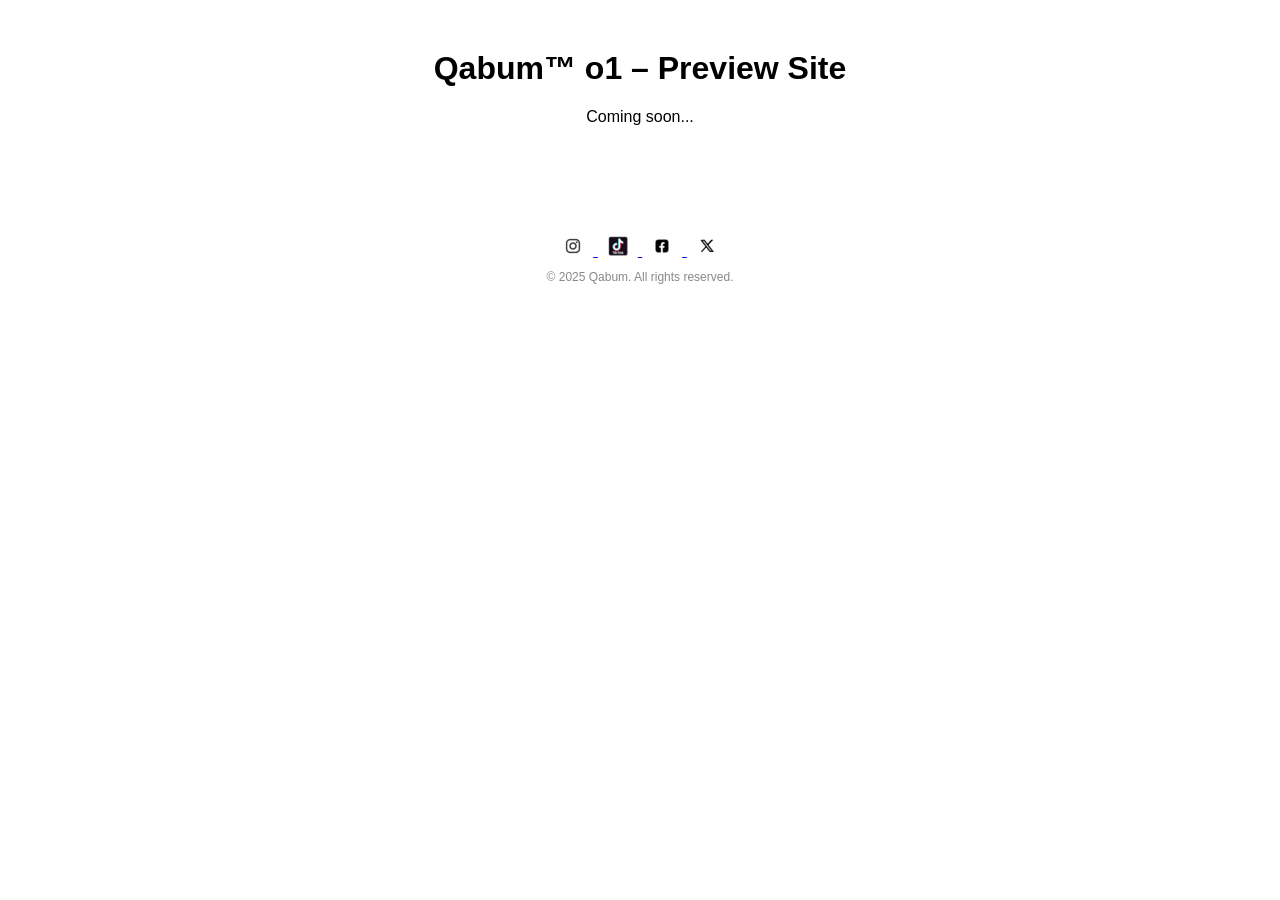
<file: index.html>
<!DOCTYPE html>
<html lang="en">
  <head>
    <meta charset="UTF-8" />
    <title>Qabum™ o1 – Preview Site</title>
  </head>
  <body style="font-family: Roboto, sans-serif; text-align: center; margin: 0; padding: 0;">
    <h1 style="margin-top: 50px;">Qabum™ o1 – Preview Site</h1>
    <p>Coming soon...</p>

    <footer style="margin-top: 80px; padding: 30px 0;">
      <div style="margin-bottom: 10px;">
        <a href="https://www.instagram.com/qabum_tm" target="_blank">
          <img src="insta qabum 20x20.png" alt="Instagram" width="20" height="20" style="margin: 0 10px;" />
        </a>
        <a href="https://www.tiktok.com/@qabum_tm" target="_blank">
          <img src="tiktok qabum 20x20.png" alt="TikTok" width="20" height="20" style="margin: 0 10px;" />
        </a>
        <a href="https://www.facebook.com/share/1My9xB9Gx1/" target="_blank">
          <img src="facebook qabum 20x20.png" alt="Facebook" width="20" height="20" style="margin: 0 10px;" />
        </a>
        <a href="https://x.com/qabum_tm" target="_blank">
          <img src="x qabum 20x20.png" alt="X" width="20" height="20" style="margin: 0 10px;" />
        </a>
      </div>
      <div style="font-size: 12px; color: #888;">© 2025 Qabum. All rights reserved.</div>
    </footer>
  </body>
</html>
</file>
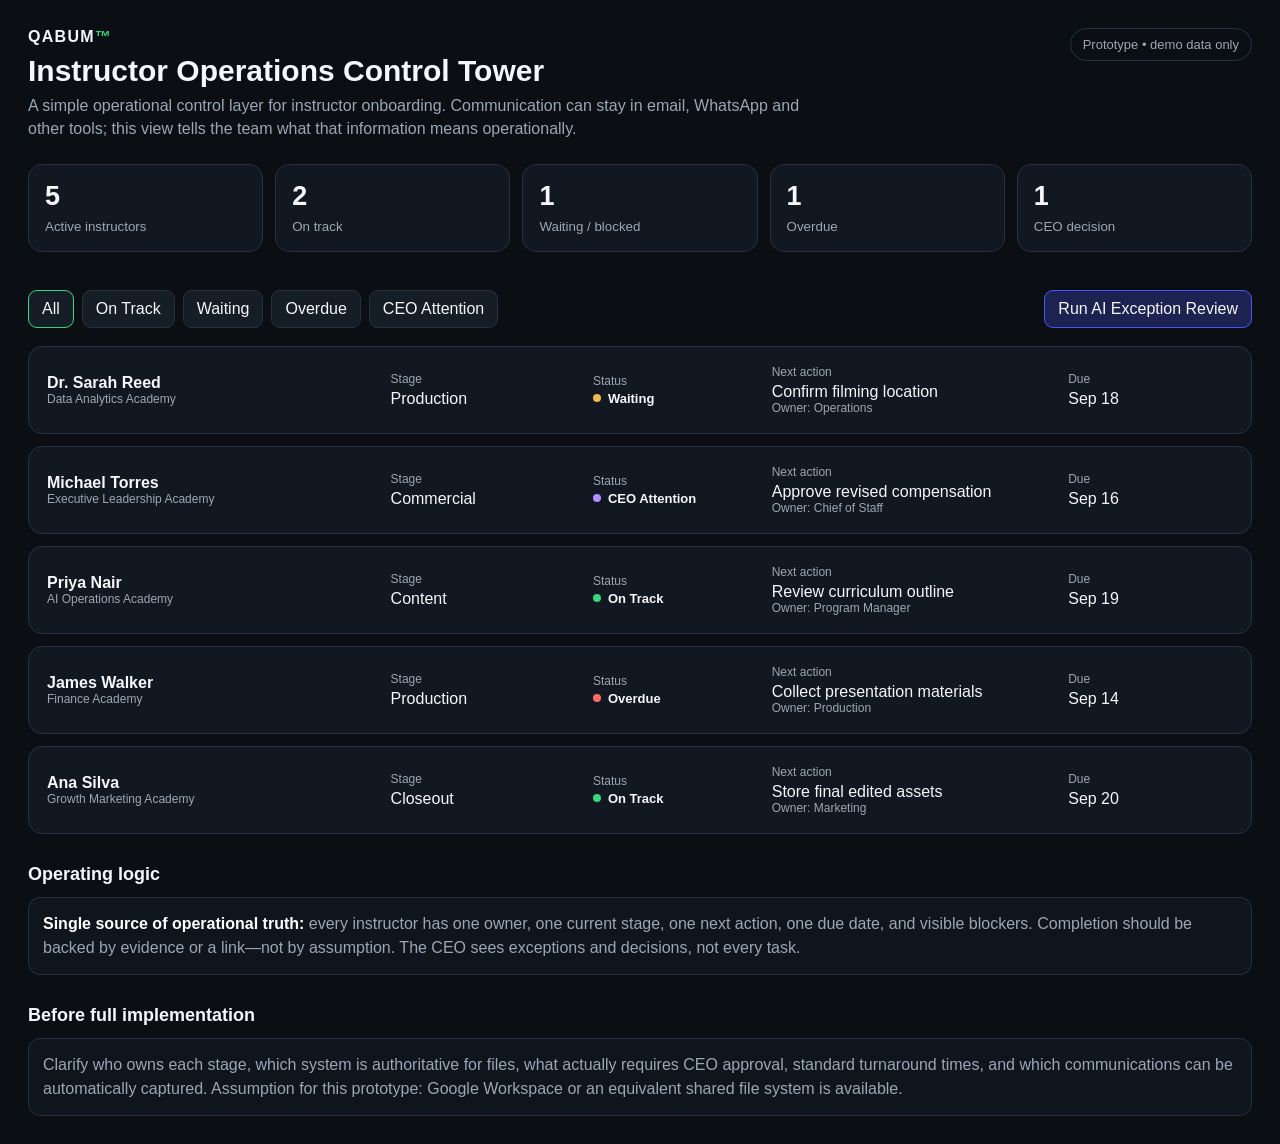
<file: daass/index.html>
<!DOCTYPE html>
<html lang="en">
<head>
<meta charset="UTF-8" />
<meta name="viewport" content="width=device-width, initial-scale=1.0" />
<title>Qabum | Instructor Operations Control Tower</title>
<style>
:root{--bg:#0b0f14;--panel:#121821;--line:#263241;--text:#f5f7fa;--muted:#9aa7b5;--green:#37d67a;--amber:#f3b84b;--red:#ff6b6b;--blue:#62a8ff;--purple:#b18cff}
*{box-sizing:border-box}body{margin:0;background:var(--bg);color:var(--text);font-family:Inter,Arial,sans-serif}button{font:inherit}.wrap{max-width:1280px;margin:auto;padding:28px}.top{display:flex;justify-content:space-between;gap:20px;align-items:flex-start;margin-bottom:24px}.brand{font-weight:800;letter-spacing:.08em}.brand span{color:var(--green)}h1{margin:8px 0 6px;font-size:30px}.sub{color:var(--muted);max-width:800px;line-height:1.45}.pill{border:1px solid var(--line);padding:8px 12px;border-radius:999px;color:var(--muted);font-size:13px}.metrics{display:grid;grid-template-columns:repeat(5,1fr);gap:12px;margin:20px 0}.metric{background:var(--panel);border:1px solid var(--line);border-radius:14px;padding:16px}.metric strong{display:block;font-size:27px;margin-bottom:5px}.metric small{color:var(--muted)}.filters{display:flex;gap:8px;flex-wrap:wrap;margin:18px 0}.filters button,.ai-btn{background:#151d27;color:var(--text);border:1px solid var(--line);padding:9px 13px;border-radius:9px;cursor:pointer}.filters button.active,.filters button:hover{border-color:var(--green)}.ai-btn{border-color:#4655ff;background:#1c2350}.grid{display:grid;gap:12px}.card{background:var(--panel);border:1px solid var(--line);border-radius:14px;padding:18px;cursor:pointer;transition:.15s}.card:hover{transform:translateY(-1px);border-color:#3b4b5f}.row{display:grid;grid-template-columns:1.4fr .8fr .7fr 1.2fr .7fr;gap:14px;align-items:center}.name{font-weight:700}.meta,.label{color:var(--muted);font-size:12px}.value{margin-top:4px}.status{display:inline-flex;align-items:center;gap:7px;font-weight:700;font-size:13px}.dot{width:8px;height:8px;border-radius:50%}.ontrack .dot{background:var(--green)}.waiting .dot{background:var(--amber)}.blocked .dot,.overdue .dot{background:var(--red)}.ceo .dot{background:var(--purple)}.section{margin-top:30px}.section h2{font-size:18px;margin-bottom:12px}.note{background:#0f151d;border:1px solid var(--line);padding:14px;border-radius:12px;color:var(--muted);line-height:1.5}.drawer{position:fixed;top:0;right:-520px;width:min(520px,100%);height:100vh;background:#0e141c;border-left:1px solid var(--line);padding:24px;overflow:auto;transition:.22s;z-index:5}.drawer.open{right:0}.close{float:right;background:none;border:0;color:var(--text);font-size:28px;cursor:pointer}.check{display:grid;grid-template-columns:1fr auto;gap:10px;border-bottom:1px solid #1f2a36;padding:10px 0}.done{color:var(--green)}.pending{color:var(--amber)}.problem{color:var(--red)}.ai-box{margin-top:18px;background:#151a34;border:1px solid #343d7a;border-radius:12px;padding:16px}.ai-box h3{margin-top:0}.ai-item{padding:8px 0;border-bottom:1px solid #2b315e}.ai-item:last-child{border:0}.tiny{font-size:12px;color:var(--muted)}@media(max-width:850px){.metrics{grid-template-columns:repeat(2,1fr)}.row{grid-template-columns:1fr 1fr}.hide-sm{display:none}.top{flex-direction:column}}
</style>
</head>
<body>
<div class="wrap">
  <div class="top">
    <div>
      <div class="brand">QABUM<span>™</span></div>
      <h1>Instructor Operations Control Tower</h1>
      <div class="sub">A simple operational control layer for instructor onboarding. Communication can stay in email, WhatsApp and other tools; this view tells the team what that information means operationally.</div>
    </div>
    <div class="pill">Prototype • demo data only</div>
  </div>

  <div class="metrics" id="metrics"></div>

  <div style="display:flex;justify-content:space-between;gap:12px;align-items:center;flex-wrap:wrap">
    <div class="filters" id="filters"></div>
    <button class="ai-btn" onclick="runAIReview()">Run AI Exception Review</button>
  </div>

  <div class="grid" id="cards"></div>

  <div class="section">
    <h2>Operating logic</h2>
    <div class="note"><strong style="color:#fff">Single source of operational truth:</strong> every instructor has one owner, one current stage, one next action, one due date, and visible blockers. Completion should be backed by evidence or a link—not by assumption. The CEO sees exceptions and decisions, not every task.</div>
  </div>

  <div class="section">
    <h2>Before full implementation</h2>
    <div class="note">Clarify who owns each stage, which system is authoritative for files, what actually requires CEO approval, standard turnaround times, and which communications can be automatically captured. Assumption for this prototype: Google Workspace or an equivalent shared file system is available.</div>
  </div>
</div>

<div class="drawer" id="drawer">
  <button class="close" onclick="closeDrawer()">×</button>
  <div id="drawerContent"></div>
</div>

<script>
const instructors=[
 {name:'Dr. Sarah Reed',academy:'Data Analytics Academy',stage:'Production',status:'Waiting',owner:'Operations',next:'Confirm filming location',due:'Sep 18',blocker:'Studio confirmation pending',ceo:false,tasks:{'Agreement signed':'Done','Compensation confirmed':'Done','Bio collected':'Done','Headshot collected':'Done','Official title verified':'Done','Topics / curriculum':'Done','Filming date':'Done','Location':'Waiting','Production requirements':'In Progress','Supporting materials':'Waiting','Payment information':'Done','Marketing notified':'Not Started','Final assets stored':'Not Started'}},
 {name:'Michael Torres',academy:'Executive Leadership Academy',stage:'Commercial',status:'CEO Attention',owner:'Chief of Staff',next:'Approve revised compensation',due:'Sep 16',blocker:'Compensation outside standard range',ceo:true,tasks:{'Agreement signed':'Waiting','Compensation confirmed':'Blocked','Bio collected':'Done','Headshot collected':'Done','Official title verified':'Done','Topics / curriculum':'In Progress','Filming date':'Not Started','Location':'Not Started','Production requirements':'Not Started','Supporting materials':'Not Started','Payment information':'Waiting','Marketing notified':'Not Started','Final assets stored':'Not Started'}},
 {name:'Priya Nair',academy:'AI Operations Academy',stage:'Content',status:'On Track',owner:'Program Manager',next:'Review curriculum outline',due:'Sep 19',blocker:'None',ceo:false,tasks:{'Agreement signed':'Done','Compensation confirmed':'Done','Bio collected':'Done','Headshot collected':'Done','Official title verified':'Done','Topics / curriculum':'In Progress','Filming date':'Waiting','Location':'Waiting','Production requirements':'Not Started','Supporting materials':'In Progress','Payment information':'Done','Marketing notified':'Not Started','Final assets stored':'Not Started'}},
 {name:'James Walker',academy:'Finance Academy',stage:'Production',status:'Overdue',owner:'Production',next:'Collect presentation materials',due:'Sep 14',blocker:'Slides not received',ceo:false,tasks:{'Agreement signed':'Done','Compensation confirmed':'Done','Bio collected':'Done','Headshot collected':'Done','Official title verified':'Done','Topics / curriculum':'Done','Filming date':'Done','Location':'Done','Production requirements':'Done','Supporting materials':'Blocked','Payment information':'Done','Marketing notified':'Waiting','Final assets stored':'Not Started'}},
 {name:'Ana Silva',academy:'Growth Marketing Academy',stage:'Closeout',status:'On Track',owner:'Marketing',next:'Store final edited assets',due:'Sep 20',blocker:'None',ceo:false,tasks:{'Agreement signed':'Done','Compensation confirmed':'Done','Bio collected':'Done','Headshot collected':'Done','Official title verified':'Done','Topics / curriculum':'Done','Filming date':'Done','Location':'Done','Production requirements':'Done','Supporting materials':'Done','Payment information':'Done','Marketing notified':'Done','Final assets stored':'In Progress'}}
];
let filter='All';
const statusClass=s=>s==='On Track'?'ontrack':s==='Waiting'?'waiting':s==='CEO Attention'?'ceo':s==='Overdue'?'overdue':'blocked';
function render(){
 const counts={all:instructors.length,on:instructors.filter(x=>x.status==='On Track').length,blocked:instructors.filter(x=>['Waiting','Blocked'].includes(x.status)).length,overdue:instructors.filter(x=>x.status==='Overdue').length,ceo:instructors.filter(x=>x.ceo).length};
 document.getElementById('metrics').innerHTML=`<div class="metric"><strong>${counts.all}</strong><small>Active instructors</small></div><div class="metric"><strong>${counts.on}</strong><small>On track</small></div><div class="metric"><strong>${counts.blocked}</strong><small>Waiting / blocked</small></div><div class="metric"><strong>${counts.overdue}</strong><small>Overdue</small></div><div class="metric"><strong>${counts.ceo}</strong><small>CEO decision</small></div>`;
 const f=['All','On Track','Waiting','Overdue','CEO Attention'];
 document.getElementById('filters').innerHTML=f.map(x=>`<button class="${filter===x?'active':''}" onclick="setFilter('${x}')">${x}</button>`).join('');
 const rows=instructors.filter(x=>filter==='All'||x.status===filter);
 document.getElementById('cards').innerHTML=rows.map((x,i)=>`<div class="card" onclick="openDrawer('${x.name.replaceAll("'","\\'")}')"><div class="row"><div><div class="name">${x.name}</div><div class="meta">${x.academy}</div></div><div><div class="label">Stage</div><div class="value">${x.stage}</div></div><div><div class="label">Status</div><div class="status ${statusClass(x.status)}"><span class="dot"></span>${x.status}</div></div><div><div class="label">Next action</div><div class="value">${x.next}</div><div class="tiny">Owner: ${x.owner}</div></div><div class="hide-sm"><div class="label">Due</div><div class="value">${x.due}</div></div></div></div>`).join('');
}
function setFilter(x){filter=x;render()}
function openDrawer(name){const x=instructors.find(i=>i.name===name);const taskHtml=Object.entries(x.tasks).map(([k,v])=>`<div class="check"><span>${k}</span><strong class="${v==='Done'?'done':v==='Blocked'?'problem':'pending'}">${v}</strong></div>`).join('');document.getElementById('drawerContent').innerHTML=`<div class="tiny">${x.academy}</div><h2>${x.name}</h2><p><strong>Owner:</strong> ${x.owner}<br><strong>Next action:</strong> ${x.next}<br><strong>Due:</strong> ${x.due}<br><strong>Blocker:</strong> ${x.blocker}<br><strong>CEO decision:</strong> ${x.ceo?'Yes':'No'}</p><h3>Instructor checklist</h3>${taskHtml}`;document.getElementById('drawer').classList.add('open')}
function closeDrawer(){document.getElementById('drawer').classList.remove('open')}
function runAIReview(){
 const issues=[];
 instructors.forEach(x=>{if(x.ceo)issues.push(`${x.name}: CEO decision required — ${x.blocker}.`);if(x.status==='Overdue')issues.push(`${x.name}: overdue — ${x.next}.`);const missing=Object.entries(x.tasks).filter(([k,v])=>['Blocked','Waiting'].includes(v)).map(([k])=>k);if(missing.length>=3)issues.push(`${x.name}: multiple dependencies unresolved — ${missing.slice(0,3).join(', ')}.`)});
 const html=`<div class="ai-box"><h3>AI-assisted exception review</h3><div class="tiny">Prototype logic: identify exceptions and summarize where human attention is required. Production use would verify source data before changing status.</div>${issues.map(i=>`<div class="ai-item">${i}</div>`).join('')}</div>`;
 document.getElementById('drawerContent').innerHTML=`<h2>Portfolio Exception Review</h2>${html}<div class="section"><div class="note"><strong style="color:#fff">Human verification rule:</strong> AI may summarize, extract and flag. It should not independently approve compensation, confirm contract completion, or mark critical business decisions as complete.</div></div>`;document.getElementById('drawer').classList.add('open')
}
render();
</script>
</body>
</html>
</file>
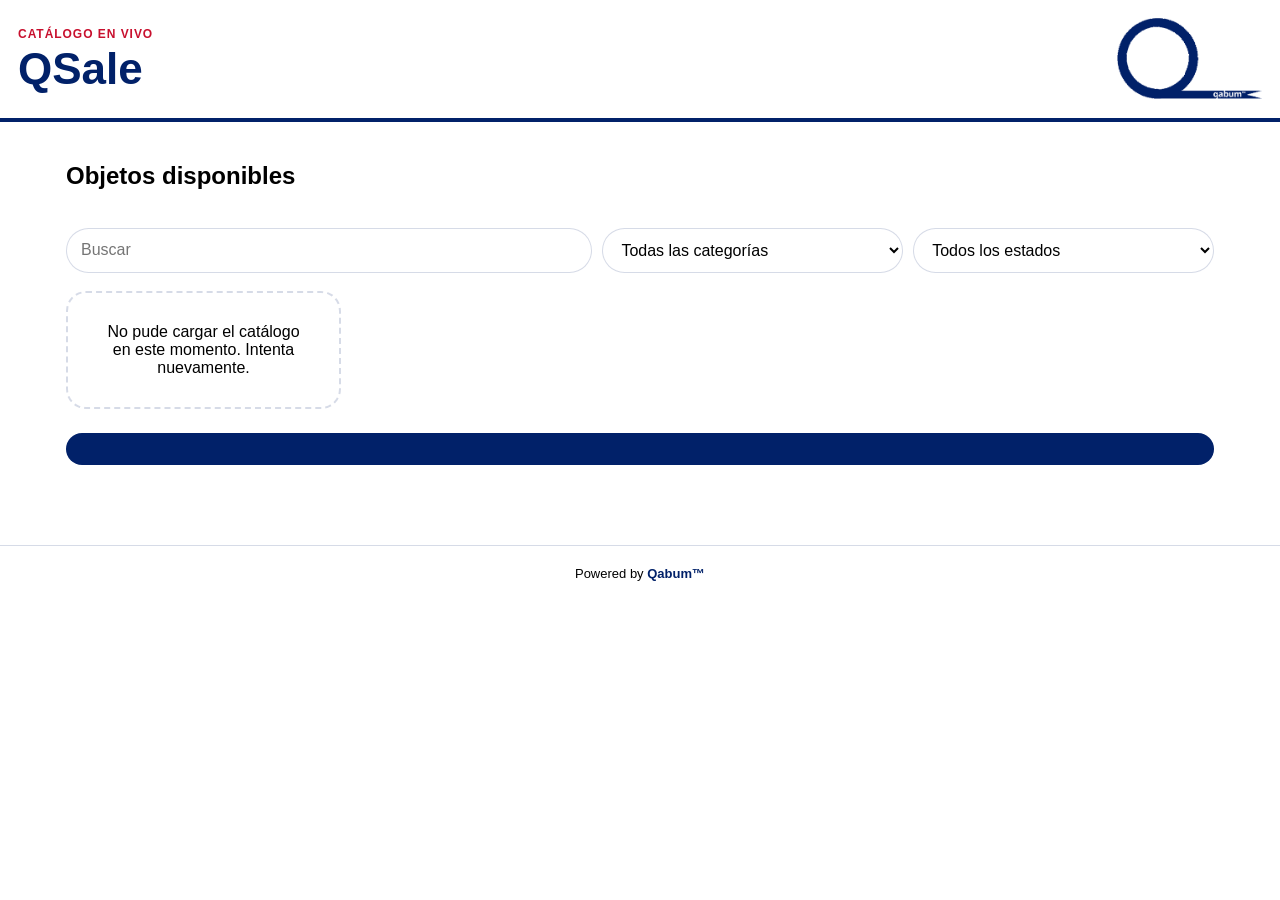
<file: liquidacion-paz/catalogo/index.html>
<!doctype html>
<html lang="es">
<head>
  <meta charset="utf-8">
  <meta name="viewport" content="width=device-width,initial-scale=1">
  <meta name="theme-color" content="#012169">
  <title>QSale | Catálogo</title>
  <link rel="icon" type="image/svg+xml" href="../qabum-logo.svg">
  <style>
    :root{--blue:#012169;--red:#C8102E;--white:#fff;--black:#000;--line:rgba(1,33,105,.16)}
    *{box-sizing:border-box}
    body{margin:0;font-family:-apple-system,BlinkMacSystemFont,"Segoe UI",Roboto,Arial,sans-serif;background:#fff;color:#000}
    .head{border-bottom:4px solid var(--blue);padding:18px 18px 15px;display:flex;align-items:center;justify-content:space-between;gap:16px;position:sticky;top:0;background:rgba(255,255,255,.97);backdrop-filter:blur(12px);z-index:10}
    .head h1{margin:3px 0 0;color:var(--blue);font-size:clamp(28px,6vw,44px)}
    .eyebrow{font-size:12px;font-weight:800;color:var(--red);text-transform:uppercase;letter-spacing:.08em}
    .head img{width:145px;max-width:32vw;height:auto}
    .wrap{max-width:1180px;margin:auto;padding:20px 16px 80px}
    .intro{display:flex;justify-content:space-between;align-items:end;gap:18px;flex-wrap:wrap}.intro p{margin:4px 0;color:#000}.updated{font-size:12px}
    .filters{display:grid;grid-template-columns:1.4fr .8fr .8fr;gap:10px;margin:18px 0}
    .filters input,.filters select{width:100%;padding:12px 14px;border:1px solid var(--line);border-radius:999px;background:#fff;color:#000;font:inherit}
    .grid{display:grid;grid-template-columns:repeat(auto-fill,minmax(250px,1fr));gap:16px}
    .card{border:1px solid var(--line);border-radius:20px;overflow:hidden;background:#fff;box-shadow:0 12px 32px rgba(1,33,105,.08);scroll-margin-top:120px}
    .card.focused{outline:4px solid rgba(200,16,46,.25);outline-offset:3px}
    .photo{height:230px;background:rgba(1,33,105,.04);position:relative;display:flex;align-items:center;justify-content:center;color:var(--blue);font-weight:800;overflow:hidden}
    .slides{display:flex;width:100%;height:100%;overflow-x:auto;scroll-snap-type:x mandatory;scrollbar-width:none;-webkit-overflow-scrolling:touch}.slides::-webkit-scrollbar{display:none}
    .slide{flex:0 0 100%;width:100%;height:100%;scroll-snap-align:start}.slide img{width:100%;height:100%;object-fit:cover;display:block}
    .status{position:absolute;top:12px;left:12px;border-radius:999px;padding:7px 10px;background:#fff;color:var(--blue);font-size:12px;font-weight:900;border:1px solid var(--line);z-index:3}.status.vendido{background:var(--black);color:#fff;border-color:#000}.status.reservado{background:var(--red);color:#fff;border-color:var(--red)}
    .photo-count{position:absolute;right:12px;top:12px;background:rgba(0,0,0,.72);color:#fff;border-radius:999px;padding:6px 9px;font-size:12px;font-weight:800;z-index:3}
    .gallery-btn{position:absolute;top:50%;transform:translateY(-50%);z-index:3;width:38px;height:38px;border:0;border-radius:50%;background:rgba(255,255,255,.9);color:var(--blue);font-size:25px;font-weight:700;line-height:1;box-shadow:0 3px 12px rgba(0,0,0,.18);cursor:pointer}.gallery-btn.prev{left:10px}.gallery-btn.next{right:10px}
    .swipe-hint{position:absolute;bottom:8px;left:50%;transform:translateX(-50%);background:rgba(0,0,0,.58);color:#fff;border-radius:999px;padding:4px 8px;font-size:10px;z-index:3;white-space:nowrap}
    .body{padding:15px}.body h2{font-size:19px;margin:0 0 7px}.meta{font-size:12px;font-weight:800;color:var(--blue);text-transform:uppercase;letter-spacing:.04em}.desc{font-size:14px;line-height:1.45;min-height:42px;margin:8px 0 14px}.price{font-size:30px;font-weight:900;color:var(--blue)}
    .item-actions{padding:0 15px 16px}.wa-item{display:flex;align-items:center;justify-content:center;width:100%;padding:12px 14px;border-radius:999px;background:var(--blue);color:#fff;text-decoration:none;font-weight:900;text-align:center}.wa-item:hover{filter:brightness(.94)}.sold .slides img{filter:grayscale(.7);opacity:.75}.sold .wa-item{display:none}
    .empty,.loading{padding:30px;border:2px dashed var(--line);border-radius:20px;text-align:center}.contact{margin-top:24px;padding:16px;border-radius:18px;background:var(--blue);color:#fff;display:flex;justify-content:space-between;gap:12px;align-items:center;flex-wrap:wrap}.contact a{color:#fff;font-weight:800}
    footer{padding:20px;text-align:center;border-top:1px solid var(--line);font-size:13px}footer a{color:var(--blue);font-weight:900;text-decoration:none}
    @media(max-width:700px){.filters{grid-template-columns:1fr}.head img{width:115px}.photo{height:310px}.gallery-btn{width:36px;height:36px}.grid{grid-template-columns:1fr}}
  </style>
</head>
<body>
<header class="head"><div><div class="eyebrow">Catálogo en vivo</div><h1>QSale</h1></div><a href="https://qabum.com" target="_blank" rel="noopener"><img src="../qabum-logo.svg" alt="Qabum™"></a></header>
<main class="wrap">
  <section class="intro"><div><h2 id="catalogTitle">Objetos disponibles</h2><p id="location"></p></div><div class="updated" id="updated">Cargando…</div></section>
  <div class="filters"><input id="q" type="search" placeholder="Buscar"><select id="category"><option value="">Todas las categorías</option></select><select id="status"><option value="">Todos los estados</option><option value="DISPONIBLE">Disponible</option><option value="PUBLICADO">Publicado</option><option value="RESERVADO">Reservado</option><option value="VENDIDO">Vendido</option></select></div>
  <div id="grid" class="grid"><div class="loading">Cargando inventario…</div></div>
  <div id="contact" class="contact" hidden></div>
</main>
<footer>Powered by <a href="https://qabum.com" target="_blank" rel="noopener">Qabum™</a></footer>
<script type="module">
const OWNER_ID='75e74199-df4e-4905-b424-8871c8cc43bc';
const AUTH_URL='https://ep-silent-credit-awhuo8p7.neonauth.c-12.us-east-1.aws.neon.tech/neondb/auth';
const DATA_URL='https://ep-silent-credit-awhuo8p7.apirest.c-12.us-east-1.aws.neon.tech/neondb/rest/v1';
let all=[];let settings={};
const money=n=>new Intl.NumberFormat('en-US',{style:'currency',currency:'USD'}).format(Number(n||0));
const esc=s=>String(s||'').replace(/[&<>'"]/g,c=>({'&':'&amp;','<':'&lt;','>':'&gt;',"'":'&#39;','"':'&quot;'}[c]));
const labels={DISPONIBLE:'Disponible',PUBLICADO:'Publicado',RESERVADO:'Reservado',VENDIDO:'Vendido'};
function waNumber(phone){let d=String(phone||'').replace(/\D/g,'');if(d.startsWith('5930'))d='593'+d.slice(4);else if(d.length===10&&d.startsWith('0'))d='593'+d.slice(1);else if(d.length===9&&d.startsWith('9'))d='593'+d;return d}
function itemUrl(id){const u=new URL('/',location.origin);u.searchParams.set('item',id);return u.toString()}
function waLink(i){const phone=waNumber(settings.contact_phone);if(!phone)return'';const text=`Hola Paz, me interesa “${i.title}” (${money(i.asking_price)}). ¿Sigue disponible?\n${itemUrl(i.id)}`;return `https://wa.me/${phone}?text=${encodeURIComponent(text)}`}
function gallery(i){const photos=(Array.isArray(i.photos)?i.photos:[]).filter(Boolean);if(!photos.length)return'<div>Sin foto</div>';const slides=photos.map((src,n)=>`<div class="slide"><img src="${esc(src)}" alt="${esc(i.title)} · foto ${n+1}" loading="lazy"></div>`).join('');const controls=photos.length>1?`<span class="photo-count" data-count="${esc(i.id)}">1/${photos.length}</span><button class="gallery-btn prev" type="button" data-prev="${esc(i.id)}" aria-label="Foto anterior">‹</button><button class="gallery-btn next" type="button" data-next="${esc(i.id)}" aria-label="Foto siguiente">›</button><span class="swipe-hint">Desliza para ver ${photos.length} fotos</span>`:'';return `<div class="slides" data-slides="${esc(i.id)}" data-total="${photos.length}">${slides}</div>${controls}`}
function attachGallery(){document.querySelectorAll('[data-prev]').forEach(b=>b.onclick=()=>move(b.dataset.prev,-1));document.querySelectorAll('[data-next]').forEach(b=>b.onclick=()=>move(b.dataset.next,1));document.querySelectorAll('[data-slides]').forEach(el=>{if(Number(el.dataset.total)>1)el.addEventListener('scroll',()=>updateCount(el),{passive:true})})}
function move(id,delta){const el=document.querySelector(`[data-slides="${id}"]`);if(!el)return;const total=Number(el.dataset.total||1),current=Math.round(el.scrollLeft/el.clientWidth),next=Math.max(0,Math.min(total-1,current+delta));el.scrollTo({left:next*el.clientWidth,behavior:'smooth'});setTimeout(()=>updateCount(el),320)}
function updateCount(el){const id=el.dataset.slides,total=Number(el.dataset.total||1),n=Math.min(total,Math.max(1,Math.round(el.scrollLeft/el.clientWidth)+1)),count=document.querySelector(`[data-count="${id}"]`);if(count)count.textContent=`${n}/${total}`}
function render(){const q=document.getElementById('q').value.trim().toLowerCase(),cat=document.getElementById('category').value,st=document.getElementById('status').value;const rows=all.filter(i=>(!q||`${i.title} ${i.description} ${i.category}`.toLowerCase().includes(q))&&(!cat||i.category===cat)&&(!st||i.status===st));document.getElementById('grid').innerHTML=rows.length?rows.map(i=>{const wa=waLink(i);return `<article id="item-${esc(i.id)}" class="card ${i.status==='VENDIDO'?'sold':''}"><div class="photo">${gallery(i)}<span class="status ${String(i.status).toLowerCase()}">${labels[i.status]||esc(i.status)}</span></div><div class="body"><div class="meta">${esc(i.category||'Sin categoría')}</div><h2>${esc(i.title)}</h2><div class="desc">${esc(i.description||'')}</div><div class="price">${money(i.asking_price)}</div></div>${wa&&i.status!=='VENDIDO'?`<div class="item-actions"><a class="wa-item" href="${wa}" target="_blank" rel="noopener">Consultar por WhatsApp</a></div>`:''}</article>`}).join(''):'<div class="empty">No hay artículos que coincidan con esos filtros.</div>';attachGallery();focusRequestedItem()}
function focusRequestedItem(){const id=new URL(location.href).searchParams.get('item');if(!id)return;const el=document.getElementById(`item-${id}`);if(!el)return;el.classList.add('focused');setTimeout(()=>el.scrollIntoView({behavior:'smooth',block:'center'}),80)}
async function init(){if(!OWNER_ID){document.getElementById('grid').innerHTML='<div class="empty">El catálogo todavía no está activado.</div>';document.getElementById('updated').textContent='';return}try{const mod=await import('https://esm.sh/@neondatabase/neon-js?bundle&target=es2022');const client=mod.createClient({auth:{adapter:mod.BetterAuthVanillaAdapter(),url:AUTH_URL,allowAnonymous:true},dataApi:{url:DATA_URL}});const {data:srows,error:se}=await client.from('paz_sale_public_settings').select('owner_user_id,catalog_title,contact_name,contact_phone,location_text,updated_at').eq('owner_user_id',OWNER_ID).limit(1);if(se)throw se;if(!srows?.length){document.getElementById('grid').innerHTML='<div class="empty">El catálogo todavía no está activado.</div>';document.getElementById('updated').textContent='';return}settings=srows[0];document.getElementById('catalogTitle').textContent=settings.catalog_title||'Objetos disponibles';document.getElementById('location').textContent=settings.location_text||'';const {data,error}=await client.from('paz_sale_public_items').select('id,title,description,category,status,asking_price,photos,updated_at').eq('owner_user_id',OWNER_ID).order('updated_at',{ascending:false});if(error)throw error;all=data||[];const cats=[...new Set(all.map(i=>i.category).filter(Boolean))].sort();document.getElementById('category').innerHTML='<option value="">Todas las categorías</option>'+cats.map(c=>`<option>${esc(c)}</option>`).join('');const latest=all[0]?.updated_at||settings.updated_at;document.getElementById('updated').textContent=latest?`Actualizado ${new Date(latest).toLocaleString('es-EC')}`:'';if(settings.contact_name||settings.contact_phone){const box=document.getElementById('contact');box.hidden=false;const phone=waNumber(settings.contact_phone);box.innerHTML=`<span><strong>${esc(settings.contact_name||'Contacto')}</strong>${settings.contact_phone?` · ${esc(settings.contact_phone)}`:''}</span>${phone?`<a href="https://wa.me/${phone}?text=${encodeURIComponent("Hola Paz, vi tu catálogo y quisiera consultar por un artículo.")}" target="_blank" rel="noopener">WhatsApp</a>`:''}`}render()}catch(e){console.error(e);document.getElementById('grid').innerHTML='<div class="empty">No pude cargar el catálogo en este momento. Intenta nuevamente.</div>';document.getElementById('updated').textContent=''}}
document.getElementById('q').addEventListener('input',render);document.getElementById('category').addEventListener('change',render);document.getElementById('status').addEventListener('change',render);init();
</script>
</body>
</html>
</file>
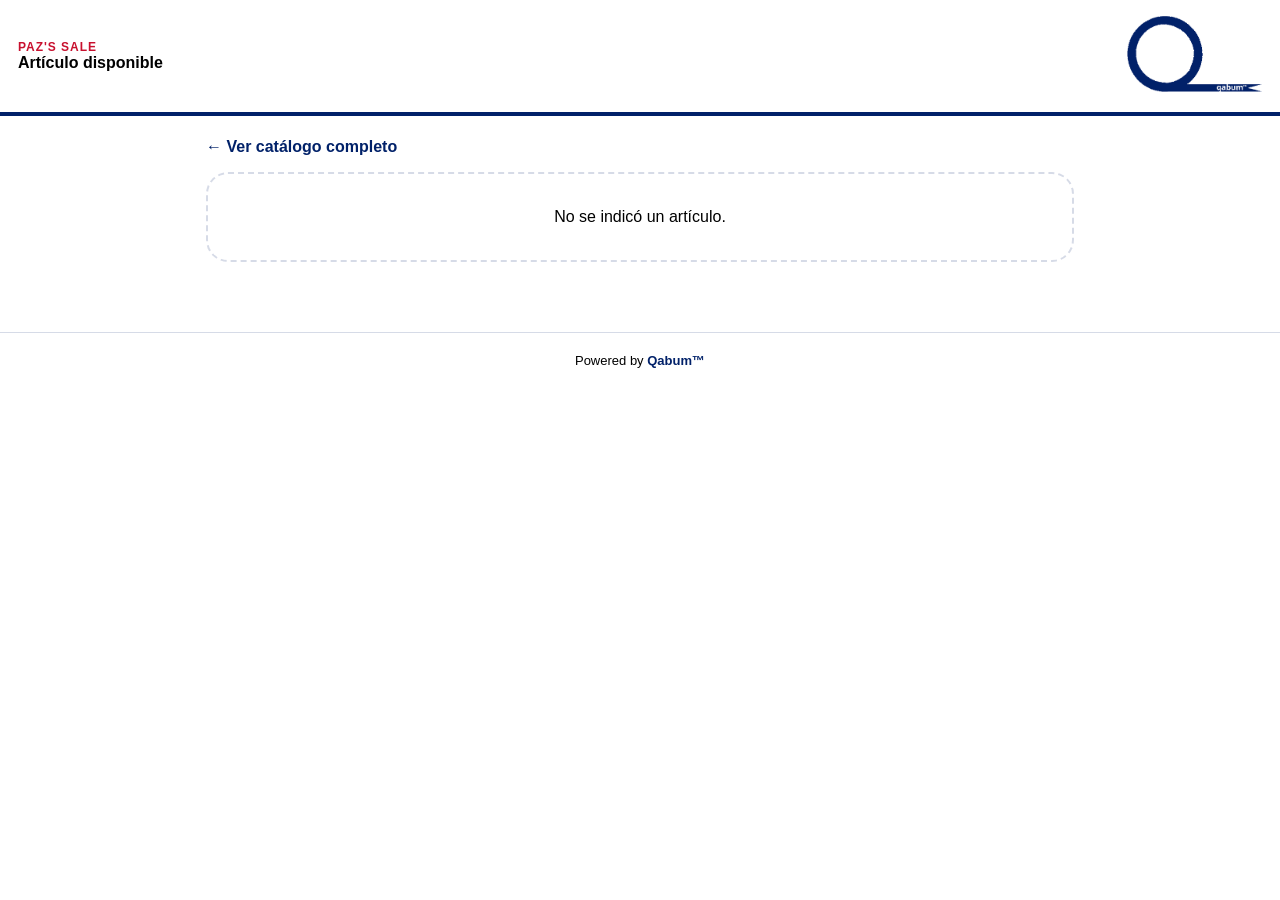
<file: liquidacion-paz/item/index.html>
<!doctype html><html lang="es"><head><meta charset="utf-8"><meta name="viewport" content="width=device-width,initial-scale=1,viewport-fit=cover"><meta name="theme-color" content="#012169"><title>Paz's Sale | Artículo</title><link rel="icon" type="image/svg+xml" href="../qabum-logo.svg"><style>:root{--blue:#012169;--red:#C8102E;--line:rgba(1,33,105,.16)}*{box-sizing:border-box}body{margin:0;font-family:-apple-system,BlinkMacSystemFont,"Segoe UI",Roboto,Arial,sans-serif;color:#000;background:#fff}.head{border-bottom:4px solid var(--blue);padding:16px 18px;display:flex;align-items:center;justify-content:space-between;gap:16px}.head img{width:135px;max-width:34vw}.eyebrow{font-size:12px;font-weight:900;color:var(--red);text-transform:uppercase;letter-spacing:.08em}.wrap{max-width:900px;margin:auto;padding:22px 16px 70px}.back{display:inline-block;margin-bottom:16px;color:var(--blue);font-weight:800;text-decoration:none}.card{border:1px solid var(--line);border-radius:24px;overflow:hidden;box-shadow:0 14px 38px rgba(1,33,105,.09)}.photo{min-height:290px;background:rgba(1,33,105,.04);display:flex;align-items:center;justify-content:center;color:var(--blue);font-weight:800}.photo img{display:block;width:100%;max-height:560px;object-fit:cover}.body{padding:20px}.meta{display:flex;gap:8px;align-items:center;flex-wrap:wrap}.pill{border:1px solid var(--line);border-radius:999px;padding:6px 9px;font-size:12px;font-weight:900;color:var(--blue)}.pill.reservado{background:var(--red);border-color:var(--red);color:#fff}.pill.vendido{background:#000;border-color:#000;color:#fff}h1{margin:12px 0 8px;color:var(--blue);font-size:clamp(28px,7vw,44px)}.desc{line-height:1.55;font-size:16px;white-space:pre-wrap}.price{font-size:38px;font-weight:950;color:var(--blue);margin:18px 0}.location{font-size:14px;margin:8px 0 18px}.actions{display:flex;gap:10px;flex-wrap:wrap}.btn{appearance:none;border:0;border-radius:999px;padding:12px 16px;font:inherit;font-weight:900;cursor:pointer;text-decoration:none;display:inline-flex;align-items:center;justify-content:center}.dark{background:var(--blue);color:#fff}.ghost{background:#fff;color:var(--blue);border:1px solid var(--line)}.empty{padding:34px;border:2px dashed var(--line);border-radius:22px;text-align:center}footer{padding:20px;text-align:center;border-top:1px solid var(--line);font-size:13px}footer a{color:var(--blue);font-weight:900;text-decoration:none}@media(max-width:600px){.actions .btn{flex:1}.photo{min-height:230px}}</style></head><body><header class="head"><div><div class="eyebrow">Paz's Sale</div><strong>Artículo disponible</strong></div><a href="https://qabum.com" target="_blank" rel="noopener"><img src="../qabum-logo.svg" alt="Qabum™"></a></header><main class="wrap"><a class="back" href="../../catalogo/">← Ver catálogo completo</a><div id="host"><div class="empty">Cargando artículo…</div></div></main><footer>Powered by <a href="https://qabum.com" target="_blank" rel="noopener">Qabum™</a></footer><script type="module">const OWNER_ID='75e74199-df4e-4905-b424-8871c8cc43bc';const AUTH_URL='https://ep-silent-credit-awhuo8p7.neonauth.c-12.us-east-1.aws.neon.tech/neondb/auth';const DATA_URL='https://ep-silent-credit-awhuo8p7.apirest.c-12.us-east-1.aws.neon.tech/neondb/rest/v1';const id=new URL(location.href).searchParams.get('id')||'';const money=n=>new Intl.NumberFormat('en-US',{style:'currency',currency:'USD'}).format(Number(n||0));const esc=s=>String(s||'').replace(/[&<>'"]/g,c=>({'&':'&amp;','<':'&lt;','>':'&gt;',"'":'&#39;','"':'&quot;'}[c]));const labels={DISPONIBLE:'Disponible',PUBLICADO:'Publicado',RESERVADO:'Reservado',VENDIDO:'Vendido'};let current=null,settings=null;function shareText(){return current?`${current.title} — ${money(current.asking_price)}\n${current.description||''}\n${settings?.location_text||''}\n${location.href}`.trim():location.href}async function nativeShare(){if(navigator.share){try{await navigator.share({title:current?.title||"Paz's Sale",text:`${current?.title||'Artículo'} — ${money(current?.asking_price)}`,url:location.href});return}catch(e){if(e?.name==='AbortError')return}}try{await navigator.clipboard.writeText(shareText());alert('Texto y enlace copiados')}catch{}}function wa(){location.href=`https://wa.me/?text=${encodeURIComponent(shareText())}`}async function init(){if(!id){document.getElementById('host').innerHTML='<div class="empty">No se indicó un artículo.</div>';return}try{const mod=await import('https://esm.sh/@neondatabase/neon-js?bundle&target=es2022');const client=mod.createClient({auth:{adapter:mod.BetterAuthVanillaAdapter(),url:AUTH_URL,allowAnonymous:true},dataApi:{url:DATA_URL}});const [{data:rows,error},{data:ss,error:se}]=await Promise.all([client.from('paz_sale_public_items').select('id,title,description,category,status,asking_price,photos,updated_at').eq('owner_user_id',OWNER_ID).eq('id',id).limit(1),client.from('paz_sale_public_settings').select('catalog_title,contact_name,contact_phone,location_text').eq('owner_user_id',OWNER_ID).limit(1)]);if(error)throw error;if(se)throw se;if(!rows?.length){document.getElementById('host').innerHTML='<div class="empty">Este artículo ya no está disponible en el catálogo.</div>';return}current=rows[0];settings=ss?.[0]||{};document.title=`${current.title} | Paz's Sale`;const phone=String(settings.contact_phone||'').replace(/\D/g,'');document.getElementById('host').innerHTML=`<article class="card"><div class="photo">${current.photos?.[0]?`<img src="${current.photos[0]}" alt="${esc(current.title)}">`:'Sin foto'}</div><div class="body"><div class="meta"><span class="pill ${String(current.status||'').toLowerCase()}">${labels[current.status]||esc(current.status)}</span>${current.category?`<span class="pill">${esc(current.category)}</span>`:''}</div><h1>${esc(current.title)}</h1><div class="desc">${esc(current.description||'')}</div><div class="price">${money(current.asking_price)}</div>${settings.location_text?`<div class="location">${esc(settings.location_text)}</div>`:''}<div class="actions">${phone?`<a class="btn dark" href="https://wa.me/${phone}?text=${encodeURIComponent(`Hola, me interesa ${current.title} de Paz's Sale: ${location.href}`)}" target="_blank" rel="noopener">Consultar por WhatsApp</a>`:''}<button class="btn ghost" id="share">Compartir</button><button class="btn ghost" id="wa">Enviar por WhatsApp</button></div></div></article>`;document.getElementById('share').addEventListener('click',nativeShare);document.getElementById('wa').addEventListener('click',wa)}catch(e){console.error(e);document.getElementById('host').innerHTML='<div class="empty">No pude cargar este artículo en este momento. Intenta nuevamente.</div>'}}init();</script></body></html>
</file>
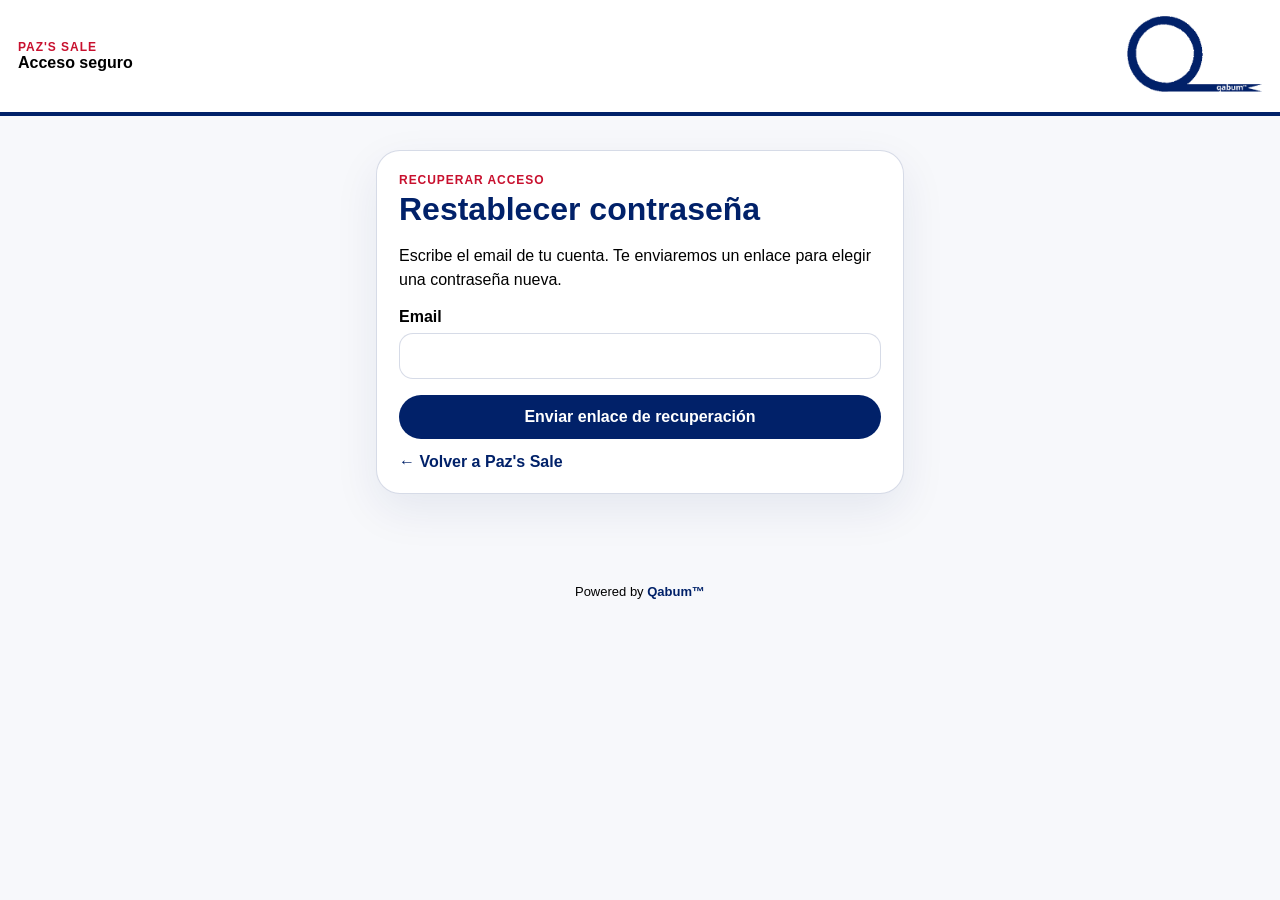
<file: liquidacion-paz/reset-password/index.html>
<!doctype html><html lang="es"><head><meta charset="utf-8"><meta name="viewport" content="width=device-width,initial-scale=1,viewport-fit=cover"><meta name="theme-color" content="#012169"><title>Restablecer contraseña | Paz's Sale</title><link rel="icon" type="image/svg+xml" href="../qabum-logo.svg"><style>:root{--blue:#012169;--red:#C8102E;--line:rgba(1,33,105,.16)}*{box-sizing:border-box}body{margin:0;font-family:-apple-system,BlinkMacSystemFont,"Segoe UI",Roboto,Arial,sans-serif;background:#f7f8fb;color:#000}.head{background:#fff;border-bottom:4px solid var(--blue);padding:16px 18px;display:flex;align-items:center;justify-content:space-between;gap:16px}.head img{width:135px;max-width:34vw}.eyebrow{font-size:12px;font-weight:900;color:var(--red);text-transform:uppercase;letter-spacing:.08em}.wrap{max-width:560px;margin:0 auto;padding:34px 16px 70px}.card{background:#fff;border:1px solid var(--line);border-radius:24px;padding:22px;box-shadow:0 16px 45px rgba(1,33,105,.08)}h1{margin:4px 0 8px;color:var(--blue);font-size:32px}p{line-height:1.5}.field{margin:16px 0}.field label{display:block;font-weight:800;margin-bottom:7px}.field input{width:100%;padding:13px 14px;border:1px solid var(--line);border-radius:14px;font:inherit}.toggle{display:flex;align-items:center;gap:9px;margin:-4px 0 18px;font-weight:700}.toggle input{width:auto}.btn{width:100%;border:0;border-radius:999px;padding:13px 16px;font:inherit;font-weight:900;cursor:pointer}.btn:disabled{opacity:.6;cursor:wait}.dark{background:var(--blue);color:#fff}.ghost{display:inline-block;margin-top:14px;color:var(--blue);font-weight:800;text-decoration:none}.msg{margin-top:16px;padding:12px 14px;border-radius:14px;background:rgba(1,33,105,.06);display:none}.msg.error{background:rgba(200,16,46,.08);color:#8d0b20}.msg.ok{background:rgba(1,33,105,.07);color:var(--blue)}.hidden{display:none!important}footer{text-align:center;padding:20px;font-size:13px}footer a{color:var(--blue);font-weight:900;text-decoration:none}</style></head><body><header class="head"><div><div class="eyebrow">Paz's Sale</div><strong>Acceso seguro</strong></div><a href="https://qabum.com" target="_blank" rel="noopener"><img src="../qabum-logo.svg" alt="Qabum™"></a></header><main class="wrap"><section class="card"><div id="requestPane"><div class="eyebrow">Recuperar acceso</div><h1>Restablecer contraseña</h1><p>Escribe el email de tu cuenta. Te enviaremos un enlace para elegir una contraseña nueva.</p><form id="requestForm"><div class="field"><label for="email">Email</label><input id="email" type="email" autocomplete="email" required></div><button class="btn dark" type="submit">Enviar enlace de recuperación</button></form></div><div id="resetPane" class="hidden"><div class="eyebrow">Nueva contraseña</div><h1>Elige tu nueva contraseña</h1><p>Usa al menos 8 caracteres. Antes de guardar, puedes mostrarla para comprobar exactamente lo que escribiste.</p><form id="resetForm"><div class="field"><label for="password">Nueva contraseña</label><input id="password" type="password" minlength="8" maxlength="128" autocomplete="new-password" required></div><div class="field"><label for="confirm">Repite la contraseña</label><input id="confirm" type="password" minlength="8" maxlength="128" autocomplete="new-password" required></div><label class="toggle"><input id="showPasswords" type="checkbox"> Mostrar contraseñas</label><button class="btn dark" type="submit">Cambiar contraseña</button></form></div><div id="msg" class="msg" role="status" aria-live="polite"></div><a class="ghost" href="/">← Volver a Paz's Sale</a></section></main><footer>Powered by <a href="https://qabum.com" target="_blank" rel="noopener">Qabum™</a></footer><script>const q=new URL(location.href).searchParams;const token=q.get('token')||'';const error=q.get('error')||'';const email=q.get('email')||'';const reqPane=document.getElementById('requestPane'),resetPane=document.getElementById('resetPane'),msg=document.getElementById('msg'),password=document.getElementById('password'),confirmPassword=document.getElementById('confirm');let requestInFlight=false,resetInFlight=false;document.getElementById('email').value=email;function show(text,type='ok'){msg.textContent=text;msg.className=`msg ${type}`;msg.style.display='block'}if(error){show('El enlace de recuperación no es válido o ya expiró. Solicita uno nuevo.','error')}if(token){reqPane.classList.add('hidden');resetPane.classList.remove('hidden')}document.getElementById('showPasswords').addEventListener('change',e=>{const type=e.target.checked?'text':'password';password.type=type;confirmPassword.type=type});document.getElementById('requestForm').addEventListener('submit',async e=>{e.preventDefault();if(requestInFlight)return;requestInFlight=true;msg.style.display='none';const button=e.currentTarget.querySelector('button');button.disabled=true;button.textContent='Enviando…';try{const r=await fetch('/api/paz-password?action=request',{method:'POST',headers:{'content-type':'application/json'},credentials:'same-origin',body:JSON.stringify({email:document.getElementById('email').value})});const d=await r.json();show(d.message||d.error||'Revisa tu correo.',r.ok?'ok':'error')}catch{show('No se pudo solicitar el enlace. Intenta nuevamente.','error')}finally{requestInFlight=false;button.disabled=false;button.textContent='Enviar enlace de recuperación'}});document.getElementById('resetForm').addEventListener('submit',async e=>{e.preventDefault();if(resetInFlight)return;msg.style.display='none';const p=password.value,c=confirmPassword.value;if(p!==c){show('Las contraseñas no coinciden.','error');return}resetInFlight=true;const form=e.currentTarget;const button=form.querySelector('button');button.disabled=true;button.textContent='Cambiando…';try{const r=await fetch('/api/paz-password?action=reset',{method:'POST',headers:{'content-type':'application/json'},credentials:'same-origin',body:JSON.stringify({token,newPassword:p})});const d=await r.json();if(!r.ok){resetInFlight=false;button.disabled=false;button.textContent='Cambiar contraseña';show(d.error||'No se pudo cambiar la contraseña.','error');return}history.replaceState(null,'',location.pathname);form.classList.add('hidden');show('Contraseña actualizada correctamente. Volviendo a Paz\'s Sale…','ok');setTimeout(()=>location.replace('/'),1200)}catch{resetInFlight=false;button.disabled=false;button.textContent='Cambiar contraseña';show('No se pudo cambiar la contraseña. Intenta nuevamente.','error')}});</script></body></html>
</file>
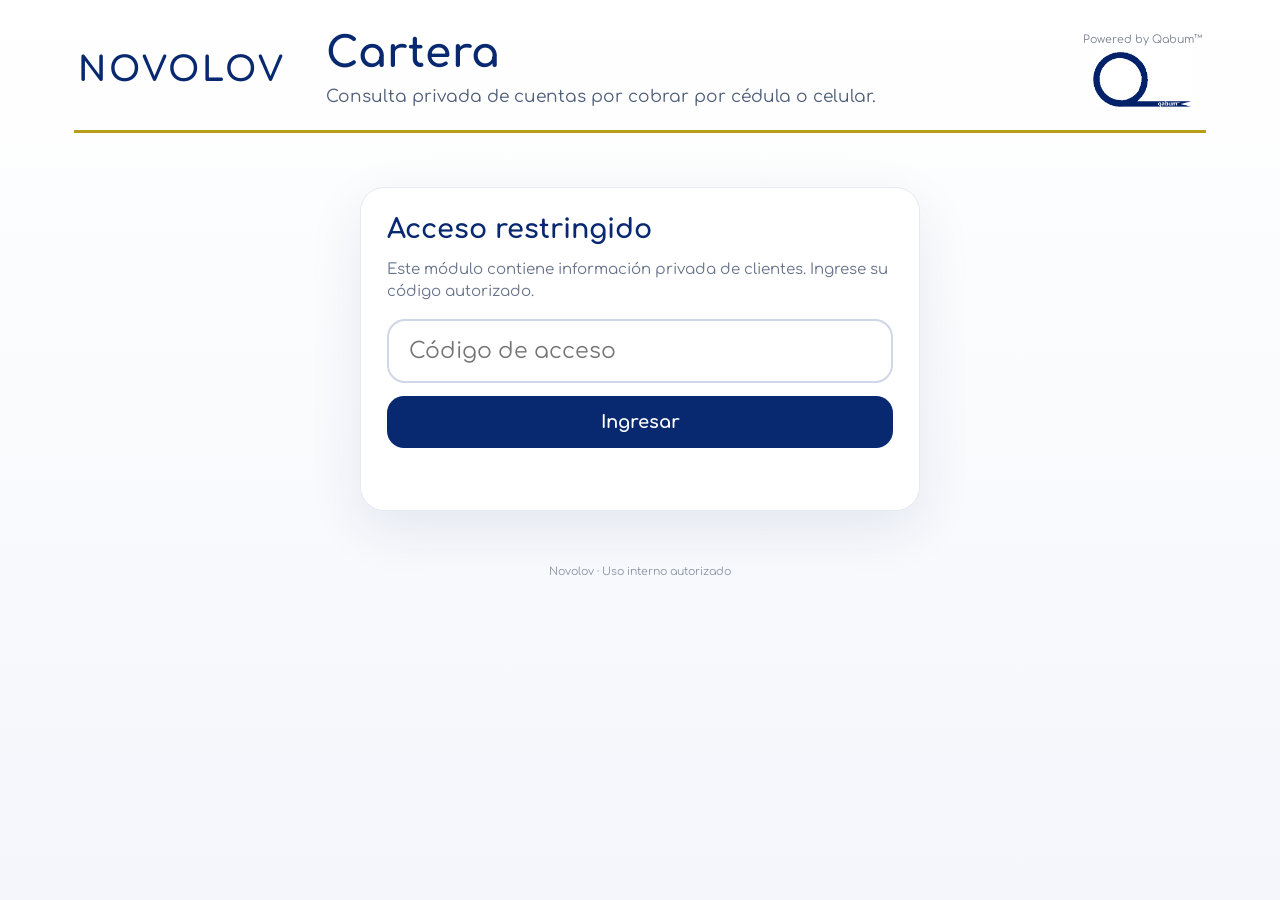
<file: novolov/cartera/index.html>
<!doctype html>
<html lang="es">
<head>
  <meta charset="utf-8">
  <meta name="viewport" content="width=device-width,initial-scale=1">
  <meta name="robots" content="noindex,nofollow,noarchive">
  <meta name="theme-color" content="#08286f">
  <title>CARTERA · Novolov</title>
  <link rel="preconnect" href="https://fonts.googleapis.com">
  <link rel="preconnect" href="https://fonts.gstatic.com" crossorigin>
  <link href="https://fonts.googleapis.com/css2?family=Comfortaa:wght@400;500;600;700&display=swap" rel="stylesheet">
  <style>
    :root{--blue:#08286f;--blue2:#174497;--gold:#b89d18;--ink:#18223b;--muted:#67738b;--soft:#f5f7fb;--line:#e5e9f2;--ok:#147a48;--warn:#8a6400;--bad:#a32626}
    *{box-sizing:border-box}
    body{margin:0;font-family:Comfortaa,system-ui,sans-serif;color:var(--ink);background:linear-gradient(#fff,#f4f6fb);min-height:100vh;font-size:18px}
    .wrap{max-width:1180px;margin:auto;padding:26px 24px 50px}
    header{display:grid;grid-template-columns:220px 1fr 180px;gap:28px;align-items:center;border-bottom:3px solid var(--gold);padding:4px 4px 20px}
    .brand{font-weight:700;font-size:34px;letter-spacing:.08em;color:var(--blue)}
    h1{margin:0;color:var(--blue);font-size:42px;letter-spacing:.02em}
    .tag{margin-top:8px;color:#4e5d78;font-size:17px;line-height:1.45}
    .powered{text-align:right;font-size:11px;color:#7c8495}.powered img{display:block;margin:6px 0 0 auto;width:120px;max-height:55px;object-fit:contain}
    .card{background:#fff;border:1px solid var(--line);border-radius:24px;box-shadow:0 18px 55px rgba(8,40,111,.09);padding:26px;margin-top:24px}
    .login{max-width:560px;margin:54px auto}
    .login h2,.search h2{font-size:27px;margin:0 0 12px;color:var(--blue)}
    .hint{color:var(--muted);line-height:1.5;font-size:15px}
    input{width:100%;border:2px solid #cfd6e5;border-radius:18px;padding:18px 20px;font-family:inherit;font-size:22px;outline:none;background:#fff}
    input:focus{border-color:var(--blue);box-shadow:0 0 0 4px rgba(8,40,111,.08)}
    button{border:0;border-radius:17px;background:var(--blue);color:#fff;font-family:inherit;font-size:18px;font-weight:700;padding:16px 22px;cursor:pointer}
    button:hover{background:var(--blue2)} button:disabled{opacity:.6;cursor:wait}
    .login button{width:100%;margin-top:13px}
    .msg{min-height:24px;margin-top:12px;font-size:14px;color:var(--bad)}
    #app{display:none}
    .searchbox{display:flex;gap:12px}
    .searchbox input{font-size:24px;padding:20px}
    .safe{margin-top:13px;padding:12px 15px;border-radius:14px;background:#f2f6ff;color:#345178;font-size:13px;line-height:1.45}
    .topline{display:flex;justify-content:space-between;gap:20px;align-items:center;margin:25px 4px 12px}
    .count{font-weight:700;color:var(--blue)}
    .logout{background:#edf1f8;color:var(--blue);font-size:13px;padding:11px 15px}
    .summary{display:grid;grid-template-columns:repeat(3,minmax(0,1fr));gap:12px;margin:18px 0}
    .metric{background:#fff;border:1px solid var(--line);border-radius:18px;padding:16px 18px}
    .metric .lab{font-size:11px;text-transform:uppercase;letter-spacing:.08em;color:#8892a6}.metric .num{font-size:26px;font-weight:700;color:var(--blue);margin-top:5px}
    .alert{display:none;margin:15px 0;padding:14px 16px;border-radius:15px;background:#fff6cf;color:#6b5600;font-size:14px;line-height:1.5}
    .grid{display:grid;grid-template-columns:repeat(2,minmax(0,1fr));gap:14px}
    .item{background:#fff;border:1px solid var(--line);border-radius:20px;padding:20px 22px;box-shadow:0 8px 28px rgba(20,33,61,.06)}
    .item h3{font-size:22px;margin:0 0 12px;color:#101d3e}
    .pill{display:inline-block;background:#eef3ff;color:var(--blue);border-radius:999px;padding:7px 11px;font-size:13px;font-weight:700;margin:0 7px 7px 0}
    .loc{background:#fff6cf;color:#6b5600}.state{background:#edf8f2;color:var(--ok)}
    .details{display:grid;grid-template-columns:repeat(2,minmax(0,1fr));gap:12px 18px;margin-top:10px}
    .lab{font-size:10px;text-transform:uppercase;letter-spacing:.08em;color:#8892a6}.val{font-size:15px;font-weight:600;overflow-wrap:anywhere;margin-top:3px}
    .notes{margin-top:14px;border-top:1px solid var(--line);padding-top:12px;color:#59647a;font-size:13px;line-height:1.5}
    .empty{text-align:center;padding:46px;color:var(--muted);font-size:18px;background:#fff;border:1px solid var(--line);border-radius:20px}
    footer{text-align:center;color:#8a93a5;font-size:11px;margin-top:28px}
    @media(max-width:800px){header{grid-template-columns:1fr;gap:8px}.brand{font-size:28px}h1{font-size:30px}.tag{font-size:14px}.powered{text-align:left}.powered img{margin-left:0;width:105px}.wrap{padding:16px 12px 35px}.card{border-radius:19px;padding:18px}.grid,.summary{grid-template-columns:1fr}.searchbox{display:block}.searchbox button{width:100%;margin-top:9px}.details{grid-template-columns:1fr}}
  </style>
</head>
<body>
<div class="wrap">
  <header>
    <div class="brand">NOVOLOV</div>
    <div>
      <h1>Cartera</h1>
      <div class="tag">Consulta privada de cuentas por cobrar por cédula o celular.</div>
    </div>
    <div class="powered">Powered by Qabum™<img src="/liquidacion-paz/qabum-logo.svg" alt="Qabum"></div>
  </header>

  <section id="login" class="card login">
    <h2>Acceso restringido</h2>
    <p class="hint">Este módulo contiene información privada de clientes. Ingrese su código autorizado.</p>
    <input id="code" type="password" autocomplete="off" autocapitalize="off" spellcheck="false" placeholder="Código de acceso">
    <button id="loginBtn" type="button">Ingresar</button>
    <div id="loginMsg" class="msg"></div>
  </section>

  <main id="app">
    <section class="card search">
      <h2>Buscar cliente</h2>
      <p class="hint">Ingrese exactamente una cédula ecuatoriana o un número celular. No se permiten búsquedas por nombre.</p>
      <div class="searchbox">
        <input id="query" type="text" inputmode="numeric" autocomplete="off" placeholder="Cédula o celular">
        <button id="searchBtn" type="button">Buscar</button>
      </div>
      <div class="safe">La consulta es exacta. Los datos completos de cartera no se descargan al navegador; el servidor devuelve únicamente los registros que coinciden con el identificador consultado.</div>
    </section>

    <div class="topline">
      <div id="count" class="count"></div>
      <button id="logoutBtn" class="logout" type="button">Cerrar acceso</button>
    </div>

    <div id="summary" class="summary" style="display:none">
      <div class="metric"><div class="lab">Saldo pendiente</div><div id="totalSaldo" class="num">$0.00</div></div>
      <div class="metric"><div class="lab">Registros encontrados</div><div id="registros" class="num">0</div></div>
      <div class="metric"><div class="lab">Consulta</div><div id="consulta" class="num" style="font-size:19px">—</div></div>
    </div>

    <div id="alert" class="alert"></div>
    <section id="results" class="grid"></section>
  </main>

  <footer>Novolov · Uso interno autorizado</footer>
</div>

<script>
(() => {
  let accessCode = '';

  const $ = id => document.getElementById(id);
  const money = value => new Intl.NumberFormat('en-US',{style:'currency',currency:'USD'}).format(Number(value || 0));
  const esc = value => String(value ?? '').replace(/[&<>"']/g, ch => ({'&':'&amp;','<':'&lt;','>':'&gt;','"':'&quot;',"'":'&#039;'}[ch]));
  const normalizeQuery = value => {
    let digits = String(value ?? '').replace(/\D/g,'');
    if (digits.length === 12 && digits.startsWith('593')) digits = '0' + digits.slice(3);
    if (digits.length === 9 && digits.startsWith('9')) digits = '0' + digits;
    return digits;
  };

  async function callApi(q) {
    const response = await fetch('/api/novolov-cartera', {
      method: 'POST',
      headers: {'Content-Type':'application/json'},
      cache: 'no-store',
      body: JSON.stringify({ code: accessCode, q })
    });
    let data = {};
    try { data = await response.json(); } catch {}
    return { response, data };
  }

  async function login() {
    const code = $('code').value.trim();
    $('loginMsg').textContent = '';
    if (!code) { $('loginMsg').textContent = 'Ingrese su código de acceso.'; return; }
    accessCode = code;
    $('loginBtn').disabled = true;
    try {
      const { response, data } = await callApi('0000000000');
      if (response.status === 401 || data?.error === 'UNAUTHORIZED') {
        accessCode = '';
        $('loginMsg').textContent = 'Código no autorizado.';
        return;
      }
      if (!response.ok || !data?.ok) {
        accessCode = '';
        $('loginMsg').textContent = 'El servicio de cartera no está disponible todavía.';
        return;
      }
      $('login').style.display = 'none';
      $('app').style.display = 'block';
      $('query').focus();
    } catch {
      accessCode = '';
      $('loginMsg').textContent = 'No fue posible conectar con el servicio.';
    } finally {
      $('loginBtn').disabled = false;
    }
  }

  function render(data) {
    $('summary').style.display = 'grid';
    $('totalSaldo').textContent = money(data.totalSaldo);
    $('registros').textContent = String(data.registros ?? 0);
    $('consulta').textContent = data.query || '—';
    $('count').textContent = data.found ? `${data.registros} registro${data.registros === 1 ? '' : 's'}` : 'Sin coincidencias';

    const items = Array.isArray(data.items) ? data.items : [];
    const alert = $('alert');
    if (items.length > 1) {
      alert.style.display = 'block';
      alert.textContent = 'Hay más de un registro coincidente. Revise locales, cédula y notas antes de consolidar o asumir que corresponden a una sola identidad.';
    } else {
      alert.style.display = 'none';
      alert.textContent = '';
    }

    if (!items.length) {
      $('results').innerHTML = '<div class="empty">No existe cartera pendiente para ese identificador.</div>';
      return;
    }

    $('results').innerHTML = items.map(item => `
      <article class="item">
        <h3>${esc(item.nombre || 'Sin nombre')}</h3>
        <span class="pill">${esc(item.coincidencia || '')}</span>
        <span class="pill loc">${esc(item.localOrigen || 'Sin local')}</span>
        <span class="pill state">${esc(item.estado || 'Sin estado')}</span>
        <div class="details">
          <div><div class="lab">Cédula</div><div class="val">${esc(item.cedula || '—')}</div></div>
          <div><div class="lab">Celular</div><div class="val">${esc(item.celular || '—')}</div></div>
          <div><div class="lab">Saldo pendiente</div><div class="val">${money(item.saldoPendiente)}</div></div>
          <div><div class="lab">Total abonado</div><div class="val">${money(item.totalAbonado)}</div></div>
          <div><div class="lab">Créditos</div><div class="val">${money(item.totalCreditos)}</div></div>
          <div><div class="lab">Reservas</div><div class="val">${money(item.totalReservas)}</div></div>
          <div><div class="lab">Deuda generada</div><div class="val">${money(item.totalDeudaGenerada)}</div></div>
          <div><div class="lab">Vendedor</div><div class="val">${esc(item.nombreVendedor || item.codigoVendedor || '—')}</div></div>
          <div><div class="lab">Primera fecha</div><div class="val">${esc(item.primeraFecha || '—')}</div></div>
          <div><div class="lab">Última fecha</div><div class="val">${esc(item.ultimaFecha || '—')}</div></div>
        </div>
        ${item.notas ? `<div class="notes"><strong>Notas:</strong> ${esc(item.notas)}</div>` : ''}
      </article>`).join('');
  }

  async function search() {
    const q = normalizeQuery($('query').value);
    if (q.length !== 10) {
      $('count').textContent = 'Ingrese una cédula o celular válido de 10 dígitos.';
      return;
    }
    $('searchBtn').disabled = true;
    $('count').textContent = 'Buscando…';
    $('results').innerHTML = '';
    try {
      const { response, data } = await callApi(q);
      if (response.status === 401) {
        logout();
        $('loginMsg').textContent = 'La sesión no está autorizada.';
        return;
      }
      if (!response.ok || !data?.ok) {
        $('count').textContent = 'No fue posible completar la consulta.';
        return;
      }
      render(data);
    } catch {
      $('count').textContent = 'No fue posible conectar con el servicio.';
    } finally {
      $('searchBtn').disabled = false;
    }
  }

  function logout() {
    accessCode = '';
    $('code').value = '';
    $('query').value = '';
    $('results').innerHTML = '';
    $('summary').style.display = 'none';
    $('alert').style.display = 'none';
    $('count').textContent = '';
    $('app').style.display = 'none';
    $('login').style.display = 'block';
    $('code').focus();
  }

  $('loginBtn').addEventListener('click', login);
  $('code').addEventListener('keydown', e => { if (e.key === 'Enter') login(); });
  $('searchBtn').addEventListener('click', search);
  $('query').addEventListener('keydown', e => { if (e.key === 'Enter') search(); });
  $('logoutBtn').addEventListener('click', logout);
})();
</script>
</body>
</html>
</file>
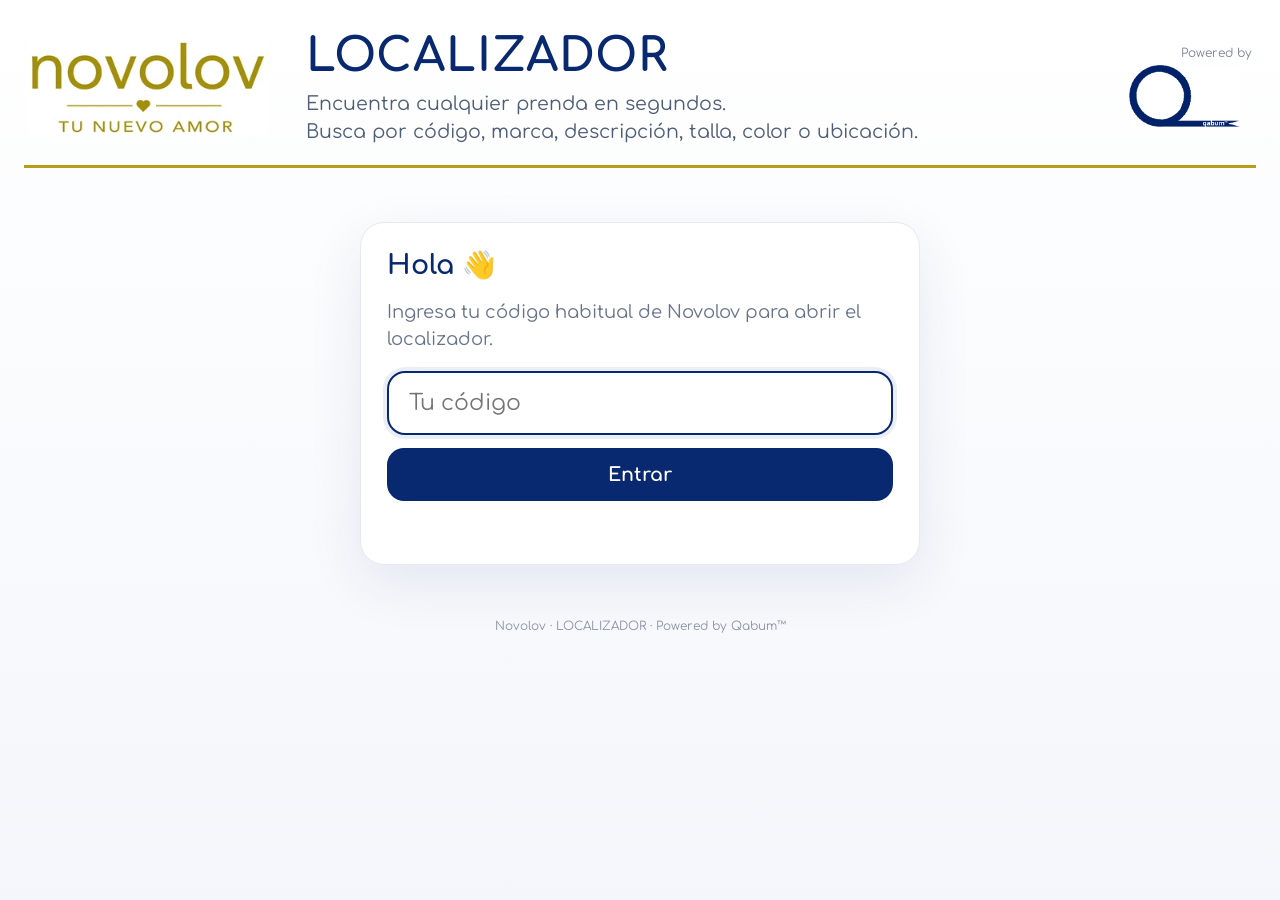
<file: novolov/localizador/index.html>
<!doctype html><html lang="es"><head><meta charset="utf-8"><meta name="viewport" content="width=device-width,initial-scale=1"><meta name="robots" content="noindex,nofollow"><meta name="theme-color" content="#08286f"><title>LOCALIZADOR · Novolov</title><link rel="preconnect" href="https://fonts.googleapis.com"><link rel="preconnect" href="https://fonts.gstatic.com" crossorigin><link href="https://fonts.googleapis.com/css2?family=Comfortaa:wght@400;500;600;700&display=swap" rel="stylesheet"><style>
:root{--blue:#08286f;--blue2:#174497;--gold:#b89d18;--ink:#18223b;--muted:#67738b;--soft:#f5f7fb;--line:#e5e9f2}*{box-sizing:border-box}body{margin:0;font-family:Comfortaa,system-ui,sans-serif;color:var(--ink);background:linear-gradient(#fff,#f4f6fb);min-height:100vh;font-size:18px}.wrap{max-width:1360px;margin:auto;padding:26px 24px 50px}header{display:grid;grid-template-columns:250px 1fr 210px;gap:28px;align-items:center;border-bottom:3px solid var(--gold);padding:4px 4px 20px}.novo img{width:240px;max-width:100%;height:auto;display:block}h1{margin:0;color:var(--blue);font-size:46px;letter-spacing:.02em}.tag{margin-top:8px;color:#4e5d78;font-size:19px;line-height:1.45}.powered{text-align:right;font-size:12px;color:#7c8495}.powered a{display:block;margin-top:5px}.powered img{width:135px;max-height:62px;object-fit:contain}.card{background:#fff;border:1px solid var(--line);border-radius:24px;box-shadow:0 18px 55px rgba(8,40,111,.09);padding:26px;margin-top:24px}.login{max-width:560px;margin:54px auto}.login h2,.search h2{font-size:27px;margin:0 0 12px;color:var(--blue)}.hint{color:var(--muted);line-height:1.5}input{width:100%;border:2px solid #cfd6e5;border-radius:18px;padding:18px 20px;font-family:inherit;font-size:22px;outline:none;background:#fff}input:focus{border-color:var(--blue);box-shadow:0 0 0 4px rgba(8,40,111,.08)}button{border:0;border-radius:17px;background:var(--blue);color:#fff;font-family:inherit;font-size:19px;font-weight:700;padding:16px 22px;cursor:pointer}button:hover{background:var(--blue2)}.login button{width:100%;margin-top:13px}.msg{min-height:25px;margin-top:12px;font-size:15px;color:#a32626}#app{display:none}.searchbox{display:flex;gap:12px}.searchbox input{font-size:25px;padding:21px}.safe{margin-top:13px;padding:12px 15px;border-radius:14px;background:#f2f6ff;color:#345178;font-size:14px}.topline{display:flex;justify-content:space-between;gap:20px;align-items:center;margin:25px 4px 12px}.count{font-weight:700;color:var(--blue)}.logout{background:#edf1f8;color:var(--blue);font-size:14px;padding:11px 15px}.grid{display:grid;grid-template-columns:repeat(2,minmax(0,1fr));gap:14px}.item{background:#fff;border:1px solid var(--line);border-radius:20px;padding:20px 22px;box-shadow:0 8px 28px rgba(20,33,61,.06)}.item h3{font-size:23px;margin:0 0 12px;color:#101d3e}.pill{display:inline-block;background:#eef3ff;color:var(--blue);border-radius:999px;padding:7px 11px;font-size:14px;font-weight:700;margin:0 7px 7px 0}.loc{background:#fff6cf;color:#6b5600}.details{display:grid;grid-template-columns:repeat(3,minmax(0,1fr));gap:10px 16px;margin-top:8px}.lab{font-size:11px;text-transform:uppercase;letter-spacing:.08em;color:#8892a6}.val{font-size:16px;font-weight:600;overflow-wrap:anywhere}.empty{grid-column:1/-1;text-align:center;padding:52px;color:var(--muted);font-size:20px}footer{text-align:center;color:#8a93a5;font-size:12px;margin-top:28px}@media(max-width:800px){header{grid-template-columns:120px 1fr;gap:12px}.novo img{width:115px}h1{font-size:31px}.tag{font-size:15px}.powered{grid-column:1/-1;text-align:center}.powered a{display:inline-block}.powered img{width:105px}.wrap{padding:16px 12px 35px}.card{border-radius:19px;padding:18px}.grid{grid-template-columns:1fr}.details{grid-template-columns:repeat(2,minmax(0,1fr))}.searchbox{display:block}.searchbox button{width:100%;margin-top:9px}}
</style></head><body><div class="wrap"><header><div class="novo"><img alt="Novolov" src="[data-uri]"></div><div><h1>LOCALIZADOR</h1><div class="tag">Encuentra cualquier prenda en segundos.<br>Busca por código, marca, descripción, talla, color o ubicación.</div></div><div class="powered">Powered by<a href="https://qabum.com" target="_blank" rel="noopener"><img alt="Qabum" src="/liquidacion-paz/qabum-logo.svg"></a></div></header><section id="login" class="card login"><h2>Hola 👋</h2><p class="hint">Ingresa tu código habitual de Novolov para abrir el localizador.</p><input id="code" autocomplete="off" autocapitalize="characters" placeholder="Tu código"><button id="enter">Entrar</button><div id="msg" class="msg"></div></section><main id="app"><section class="card search"><h2>¿Qué prenda buscas?</h2><div class="searchbox"><input id="q" autocomplete="off" placeholder="Ej.: H&M 36 terracota · 26000240 · CCI"><button id="clear">Limpiar</button></div><div class="safe">Solo consulta. Desde aquí no se puede editar, borrar ni mover inventario.</div></section><div class="topline"><div id="count" class="count">Escribe arriba para comenzar</div><button id="logout" class="logout">Salir</button></div><section id="results" class="grid"><div class="empty">Busca una prenda por cualquier dato que recuerdes.</div></section></main><footer>Novolov · LOCALIZADOR · Powered by Qabum™</footer></div>
<script>window.NOVOLOV_DATA=[];</script><script src="./data-01.js"></script><script src="./data-02.js"></script><script src="./data-03.js"></script><script src="./data-04.js"></script><script src="./data-05.js"></script><script src="./data-06.js"></script><script src="./overrides.js"></script><script>
const ALLOWED=new Set(["211cd3f03b5104a8549e2a3431308db7df462d194cf05865f706004b1335ca53", "0a789ffeef13b1dfce35a672ef7a3a95a91671da756605104ac8b35f381dedd6", "411fafb5a9f5b889367156db16f1a2c4e659baab871a93e0cd73627cad2c948d", "0b4702b337c2d6827e10b64c43fb0219fd64a004a098da874a0b2faf1a5d405c", "2bb433f11f564709d7a8aa0d9676d8eba5004b687912122928103a9ab99d9106", "0a26ced5cd75a67c1f45c75241fa894b0fa20da323c62ad038a40394b9ceb49e", "caece47edc2056c288c6f508ef10a30071322d9be25d40512c3f518eb346cc07", "c9eee10c2532cd828bbecdf67949ce457b075bb795da2851d98404eb40763500", "910dca5dde34f1c4ede9a375bbbd4a4487df2626fb70081b7ffd9185bad0f4c2", "4a391ffa9b4a61b46ecf8e448510b7b602a3412f9091e1abe9622f005deb3862", "0e60bd675dfd3bf1b002ca0b4306a3a55b6718b8161bfb4075a781491a9bd0a9", "45e6ba7659150d7ed6b8c49e066fd480bc056aafacdc9a9e3603ead48776ed2c", "b0606f74baf81d1ba56e3cd34faf2eea650dffa026ef8507c2dc55ce27bc6c8f", "3a6214cc014209949eeb59553587868139cd4a8182693b694f2f75af2ea9cd67", "87152bb2d42a155afd45bb4c10d12e86d006808518aaf38ad07053d30283b1fe"]);const $=s=>document.querySelector(s);const norm=s=>String(s??'').normalize('NFD').replace(/[\u0300-\u036f]/g,'').toUpperCase().replace(/[^A-Z0-9]+/g,' ').trim();async function sha(s){const b=await crypto.subtle.digest('SHA-256',new TextEncoder().encode(s));return [...new Uint8Array(b)].map(x=>x.toString(16).padStart(2,'0')).join('')}async function login(){const c=norm($('#code').value).replace(/ /g,'');if(!c)return $('#msg').textContent='Escribe tu código.';const h=await sha('novolov:'+c);if(!ALLOWED.has(h))return $('#msg').textContent='Ese código no está habilitado.';sessionStorage.setItem('nvloc','1');$('#login').style.display='none';$('#app').style.display='block';$('#q').focus()}function esc(s){return String(s??'').replace(/[&<>"']/g,m=>({'&':'&amp;','<':'&lt;','>':'&gt;','"':'&quot;',"'":'&#39;'}[m]))}function money(v){return v==null||v===''?'—':'$'+Number(v).toFixed(2)}function search(){const raw=$('#q').value;const ts=norm(raw).split(' ').filter(Boolean);if(!ts.length){$('#count').textContent='Escribe arriba para comenzar';$('#results').innerHTML='<div class="empty">Busca una prenda por cualquier dato que recuerdes.</div>';return}const rows=window.NOVOLOV_DATA.filter(r=>{const hay=norm(r.join(' '));return ts.every(t=>hay.includes(t))});$('#count').textContent=rows.length+(rows.length===1?' resultado':' resultados');const show=rows.slice(0,120);$('#results').innerHTML=show.length?show.map(r=>`<article class="item"><h3>${esc(r[2])}</h3><span class="pill">${esc(r[0])}</span><span class="pill">Barras ${esc(r[1])}</span><span class="pill loc">📍 ${esc(r[4]||'SIN UBICACIÓN')}</span><div class="details"><div><div class="lab">Marca</div><div class="val">${esc(r[5]||'—')}</div></div><div><div class="lab">Talla</div><div class="val">${esc(r[6]||'—')}</div></div><div><div class="lab">Color</div><div class="val">${esc(r[7]||'—')}</div></div><div><div class="lab">PVP</div><div class="val">${money(r[3])}</div></div><div><div class="lab">Estado</div><div class="val">${esc(r[8]||'—')}</div></div><div><div class="lab">Ubicación</div><div class="val">${esc(r[4]||'—')}</div></div></div></article>`).join(''):'<div class="empty">No encontré coincidencias. Prueba con menos palabras.</div>';if(rows.length>120)$('#results').insertAdjacentHTML('beforeend','<div class="empty">Hay más resultados. Agrega otro dato para acotar la búsqueda.</div>')}$('#enter').onclick=login;$('#code').addEventListener('keydown',e=>{if(e.key==='Enter')login()});$('#q').addEventListener('input',search);$('#clear').onclick=()=>{$('#q').value='';search();$('#q').focus()};$('#logout').onclick=()=>{sessionStorage.removeItem('nvloc');location.reload()};if(sessionStorage.getItem('nvloc')==='1'){$('#login').style.display='none';$('#app').style.display='block'}else $('#code').focus();
</script></body></html>
</file>
